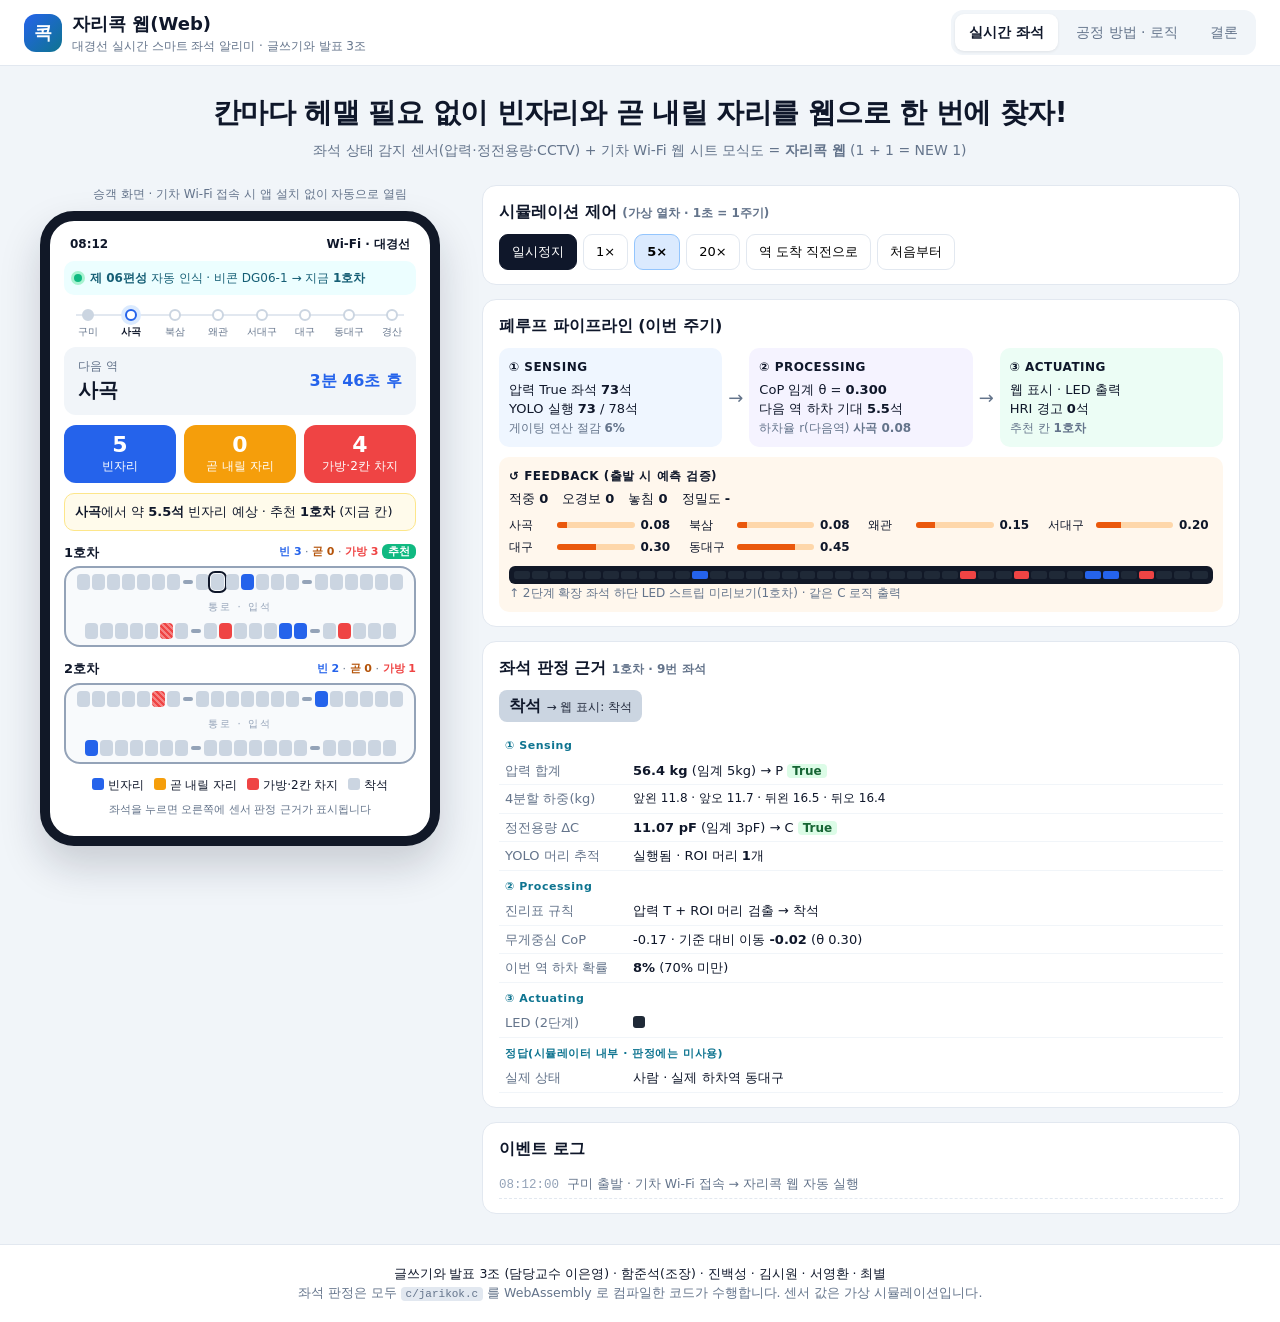
<file: index.html>
<!DOCTYPE html>
<html lang="ko">
<head>
<meta charset="utf-8">
<meta name="viewport" content="width=device-width, initial-scale=1">
<title>자리콕 웹(Web) · 대경선 실시간 스마트 좌석 알리미</title>
<link rel="stylesheet" href="Jarikok/assets/style.css">
</head>
<body>
<header class="top">
  <div class="brand">
    <div class="logo">콕</div>
    <div>
      <div class="brand-name">자리콕 웹(Web)</div>
      <div class="brand-sub">대경선 실시간 스마트 좌석 알리미 · 글쓰기와 발표 3조</div>
    </div>
  </div>
  <nav class="tabs" role="tablist">
    <button class="tab active" data-tab="live">실시간 좌석</button>
    <button class="tab" data-tab="logic">공정 방법 · 로직</button>
    <button class="tab" data-tab="conclusion">결론</button>
  </nav>
</header>

<section class="hero">
  <h1>칸마다 헤맬 필요 없이 빈자리와 곧 내릴 자리를 웹으로 한 번에 찾자!</h1>
  <p>좌석 상태 감지 센서(압력·정전용량·CCTV) + 기차 Wi-Fi 웹 시트 모식도 = <b>자리콕 웹</b> (1 + 1 = NEW 1)</p>
</section>

<main>
<!-- ======================= 실시간 좌석 ======================= -->
<section id="tab-live" class="panel active">
  <div class="live-grid">

    <!-- 승객 화면 (스마트폰) -->
    <div class="phone-wrap">
      <div class="phone-caption">승객 화면 · 기차 Wi-Fi 접속 시 앱 설치 없이 자동으로 열림</div>
      <div class="phone">
        <div class="phone-status"><span id="clock">08:12</span><span>Wi-Fi · 대경선</span></div>
        <div class="wifi-banner">
          <span class="dot ok"></span>
          <span><b id="train-no">제 07편성</b> 자동 인식 · 비콘 <span id="beacon">DG07-1</span> → 지금 <b id="my-car">1호차</b></span>
        </div>

        <div class="route" id="route"></div>
        <div class="next-box">
          <div>
            <div class="muted small" id="next-label">다음 역</div>
            <div class="next-st" id="next-st">사곡</div>
          </div>
          <div class="eta" id="eta">4분 0초 후</div>
        </div>

        <div class="chips">
          <div class="chip c-empty"><span class="n" id="cnt-empty">0</span><span>빈자리</span></div>
          <div class="chip c-leave"><span class="n" id="cnt-leave">0</span><span>곧 내릴 자리</span></div>
          <div class="chip c-block"><span class="n" id="cnt-block">0</span><span>가방·2칸 차지</span></div>
        </div>
        <div class="forecast" id="forecast">-</div>

        <div id="cars"></div>

        <div class="legend">
          <span><i class="sw s-empty"></i>빈자리</span>
          <span><i class="sw s-leave"></i>곧 내릴 자리</span>
          <span><i class="sw s-block"></i>가방·2칸 차지</span>
          <span><i class="sw s-occ"></i>착석</span>
        </div>
        <div class="phone-foot">좌석을 누르면 오른쪽에 센서 판정 근거가 표시됩니다</div>
      </div>
    </div>

    <!-- 엔지니어 패널 -->
    <div class="eng">
      <div class="card controls">
        <div class="card-title">시뮬레이션 제어 <span class="muted small">(가상 열차 · 1초 = 1주기)</span></div>
        <div class="btn-row">
          <button id="btn-play" class="btn primary">일시정지</button>
          <button class="btn speed" data-speed="1">1×</button>
          <button class="btn speed active" data-speed="5">5×</button>
          <button class="btn speed" data-speed="20">20×</button>
          <button id="btn-skip" class="btn">역 도착 직전으로</button>
          <button id="btn-reset" class="btn">처음부터</button>
        </div>
      </div>

      <div class="card">
        <div class="card-title">폐루프 파이프라인 (이번 주기)</div>
        <div class="pipe">
          <div class="stage st-s"><div class="st-h">① SENSING</div>
            <div>압력 True 좌석 <b id="p-true">0</b>석</div>
            <div>YOLO 실행 <b id="yolo-runs">0</b> / 78석</div>
            <div class="muted small">게이팅 연산 절감 <b id="yolo-save">0%</b></div>
          </div>
          <div class="arrow">→</div>
          <div class="stage st-p"><div class="st-h">② PROCESSING</div>
            <div>CoP 임계 θ = <b id="cop-th">0.30</b></div>
            <div>다음 역 하차 기대 <b id="exp-free">0</b>석</div>
            <div class="muted small">하차율 r(다음역) <b id="rate-next">-</b></div>
          </div>
          <div class="arrow">→</div>
          <div class="stage st-a"><div class="st-h">③ ACTUATING</div>
            <div>웹 표시 · LED 출력</div>
            <div>HRI 경고 <b id="hri-n">0</b>석</div>
            <div class="muted small">추천 칸 <b id="rec-car">-</b></div>
          </div>
        </div>
        <div class="feedback">
          <div class="st-h">↺ FEEDBACK (출발 시 예측 검증)</div>
          <div class="fb-row">
            <span>적중 <b id="fb-hit">0</b></span>
            <span>오경보 <b id="fb-fa">0</b></span>
            <span>놓침 <b id="fb-miss">0</b></span>
            <span>정밀도 <b id="fb-prec">-</b></span>
          </div>
          <div class="rates" id="rates"></div>
          <div class="led-strip" id="led-strip" title="2단계 확장: 좌석 하단 LED 스트립 미리보기 (1호차)"></div>
          <div class="muted small">↑ 2단계 확장 좌석 하단 LED 스트립 미리보기(1호차) · 같은 C 로직 출력</div>
        </div>
      </div>

      <div class="card" id="detail">
        <div class="card-title">좌석 판정 근거 <span class="muted small" id="d-seat">좌석을 선택하세요</span></div>
        <div id="d-body" class="muted">승객 화면의 좌석을 누르면 압력·정전용량·YOLO·CoP 값과 적용된 진리표 규칙이 표시됩니다.</div>
      </div>

      <div class="card">
        <div class="card-title">이벤트 로그</div>
        <ul class="log" id="log"></ul>
      </div>
    </div>
  </div>
</section>

<!-- ======================= 공정 방법 ======================= -->
<section id="tab-logic" class="panel">
  <div class="doc">
    <div class="card live-truth">
      <div class="card-title">진리표 (실시간) <span class="muted small">— '실시간 좌석' 탭에서 선택한 좌석에 적용된 줄이 강조됩니다</span></div>
      <table class="tt" id="tt">
        <thead><tr><th>압력 P</th><th>정전용량 C</th><th>ROI 머리</th><th>옆자리 머리</th><th>판정</th><th>표시</th><th>현재 좌석 수</th></tr></thead>
        <tbody></tbody>
      </table>
      <div class="muted small">※ 표의 '판정' 열은 C 로직의 <code>jk_truth_table()</code> 을 실제로 호출해 채운 값입니다.</div>
    </div>
    <article class="md" id="md-process"></article>
  </div>
</section>

<!-- ======================= 결론 ======================= -->
<section id="tab-conclusion" class="panel">
  <div class="doc"><article class="md" id="md-conclusion"></article></div>
</section>
</main>

<footer>
  글쓰기와 발표 3조 (담당교수 이은영) · 함준석(조장) · 진백성 · 김시원 · 서영환 · 최별<br>
  <span class="muted">좌석 판정은 모두 <code>c/jarikok.c</code> 를 WebAssembly 로 컴파일한 코드가 수행합니다. 센서 값은 가상 시뮬레이션입니다.</span>
</footer>

<script src="Jarikok/assets/jarikok_wasm.js"></script>
<script src="Jarikok/assets/report.js"></script>
<script src="Jarikok/assets/sim.js"></script>
<script src="Jarikok/assets/app.js"></script>
</body>
</html>
</file>
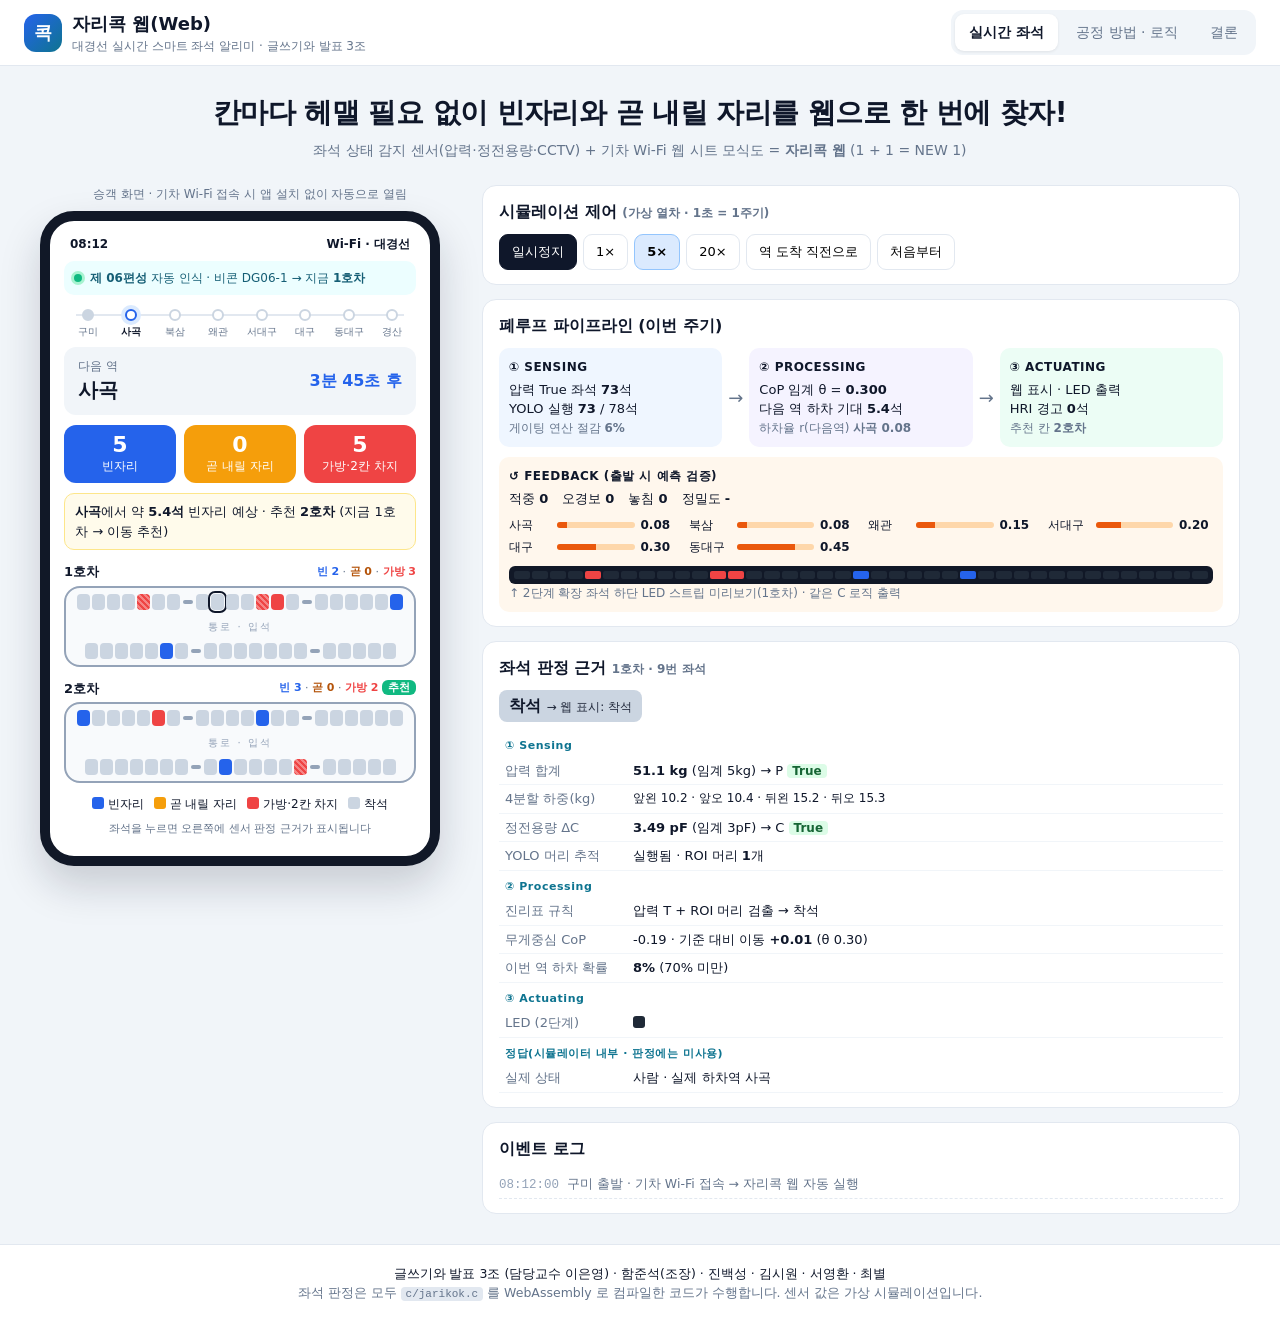
<file: Jarikok/index.html>
<!DOCTYPE html>
<html lang="ko">
<head>
<meta charset="utf-8">
<meta name="viewport" content="width=device-width, initial-scale=1">
<title>자리콕 웹(Web) · 대경선 실시간 스마트 좌석 알리미</title>
<link rel="stylesheet" href="assets/style.css">
</head>
<body>
<header class="top">
  <div class="brand">
    <div class="logo">콕</div>
    <div>
      <div class="brand-name">자리콕 웹(Web)</div>
      <div class="brand-sub">대경선 실시간 스마트 좌석 알리미 · 글쓰기와 발표 3조</div>
    </div>
  </div>
  <nav class="tabs" role="tablist">
    <button class="tab active" data-tab="live">실시간 좌석</button>
    <button class="tab" data-tab="logic">공정 방법 · 로직</button>
    <button class="tab" data-tab="conclusion">결론</button>
  </nav>
</header>

<section class="hero">
  <h1>칸마다 헤맬 필요 없이 빈자리와 곧 내릴 자리를 웹으로 한 번에 찾자!</h1>
  <p>좌석 상태 감지 센서(압력·정전용량·CCTV) + 기차 Wi-Fi 웹 시트 모식도 = <b>자리콕 웹</b> (1 + 1 = NEW 1)</p>
</section>

<main>
<!-- ======================= 실시간 좌석 ======================= -->
<section id="tab-live" class="panel active">
  <div class="live-grid">

    <!-- 승객 화면 (스마트폰) -->
    <div class="phone-wrap">
      <div class="phone-caption">승객 화면 · 기차 Wi-Fi 접속 시 앱 설치 없이 자동으로 열림</div>
      <div class="phone">
        <div class="phone-status"><span id="clock">08:12</span><span>Wi-Fi · 대경선</span></div>
        <div class="wifi-banner">
          <span class="dot ok"></span>
          <span><b id="train-no">제 07편성</b> 자동 인식 · 비콘 <span id="beacon">DG07-1</span> → 지금 <b id="my-car">1호차</b></span>
        </div>

        <div class="route" id="route"></div>
        <div class="next-box">
          <div>
            <div class="muted small" id="next-label">다음 역</div>
            <div class="next-st" id="next-st">사곡</div>
          </div>
          <div class="eta" id="eta">4분 0초 후</div>
        </div>

        <div class="chips">
          <div class="chip c-empty"><span class="n" id="cnt-empty">0</span><span>빈자리</span></div>
          <div class="chip c-leave"><span class="n" id="cnt-leave">0</span><span>곧 내릴 자리</span></div>
          <div class="chip c-block"><span class="n" id="cnt-block">0</span><span>가방·2칸 차지</span></div>
        </div>
        <div class="forecast" id="forecast">-</div>

        <div id="cars"></div>

        <div class="legend">
          <span><i class="sw s-empty"></i>빈자리</span>
          <span><i class="sw s-leave"></i>곧 내릴 자리</span>
          <span><i class="sw s-block"></i>가방·2칸 차지</span>
          <span><i class="sw s-occ"></i>착석</span>
        </div>
        <div class="phone-foot">좌석을 누르면 오른쪽에 센서 판정 근거가 표시됩니다</div>
      </div>
    </div>

    <!-- 엔지니어 패널 -->
    <div class="eng">
      <div class="card controls">
        <div class="card-title">시뮬레이션 제어 <span class="muted small">(가상 열차 · 1초 = 1주기)</span></div>
        <div class="btn-row">
          <button id="btn-play" class="btn primary">일시정지</button>
          <button class="btn speed" data-speed="1">1×</button>
          <button class="btn speed active" data-speed="5">5×</button>
          <button class="btn speed" data-speed="20">20×</button>
          <button id="btn-skip" class="btn">역 도착 직전으로</button>
          <button id="btn-reset" class="btn">처음부터</button>
        </div>
      </div>

      <div class="card">
        <div class="card-title">폐루프 파이프라인 (이번 주기)</div>
        <div class="pipe">
          <div class="stage st-s"><div class="st-h">① SENSING</div>
            <div>압력 True 좌석 <b id="p-true">0</b>석</div>
            <div>YOLO 실행 <b id="yolo-runs">0</b> / 78석</div>
            <div class="muted small">게이팅 연산 절감 <b id="yolo-save">0%</b></div>
          </div>
          <div class="arrow">→</div>
          <div class="stage st-p"><div class="st-h">② PROCESSING</div>
            <div>CoP 임계 θ = <b id="cop-th">0.30</b></div>
            <div>다음 역 하차 기대 <b id="exp-free">0</b>석</div>
            <div class="muted small">하차율 r(다음역) <b id="rate-next">-</b></div>
          </div>
          <div class="arrow">→</div>
          <div class="stage st-a"><div class="st-h">③ ACTUATING</div>
            <div>웹 표시 · LED 출력</div>
            <div>HRI 경고 <b id="hri-n">0</b>석</div>
            <div class="muted small">추천 칸 <b id="rec-car">-</b></div>
          </div>
        </div>
        <div class="feedback">
          <div class="st-h">↺ FEEDBACK (출발 시 예측 검증)</div>
          <div class="fb-row">
            <span>적중 <b id="fb-hit">0</b></span>
            <span>오경보 <b id="fb-fa">0</b></span>
            <span>놓침 <b id="fb-miss">0</b></span>
            <span>정밀도 <b id="fb-prec">-</b></span>
          </div>
          <div class="rates" id="rates"></div>
          <div class="led-strip" id="led-strip" title="2단계 확장: 좌석 하단 LED 스트립 미리보기 (1호차)"></div>
          <div class="muted small">↑ 2단계 확장 좌석 하단 LED 스트립 미리보기(1호차) · 같은 C 로직 출력</div>
        </div>
      </div>

      <div class="card" id="detail">
        <div class="card-title">좌석 판정 근거 <span class="muted small" id="d-seat">좌석을 선택하세요</span></div>
        <div id="d-body" class="muted">승객 화면의 좌석을 누르면 압력·정전용량·YOLO·CoP 값과 적용된 진리표 규칙이 표시됩니다.</div>
      </div>

      <div class="card">
        <div class="card-title">이벤트 로그</div>
        <ul class="log" id="log"></ul>
      </div>
    </div>
  </div>
</section>

<!-- ======================= 공정 방법 ======================= -->
<section id="tab-logic" class="panel">
  <div class="doc">
    <div class="card live-truth">
      <div class="card-title">진리표 (실시간) <span class="muted small">— '실시간 좌석' 탭에서 선택한 좌석에 적용된 줄이 강조됩니다</span></div>
      <table class="tt" id="tt">
        <thead><tr><th>압력 P</th><th>정전용량 C</th><th>ROI 머리</th><th>옆자리 머리</th><th>판정</th><th>표시</th><th>현재 좌석 수</th></tr></thead>
        <tbody></tbody>
      </table>
      <div class="muted small">※ 표의 '판정' 열은 C 로직의 <code>jk_truth_table()</code> 을 실제로 호출해 채운 값입니다.</div>
    </div>
    <article class="md" id="md-process"></article>
  </div>
</section>

<!-- ======================= 결론 ======================= -->
<section id="tab-conclusion" class="panel">
  <div class="doc"><article class="md" id="md-conclusion"></article></div>
</section>
</main>

<footer>
  글쓰기와 발표 3조 (담당교수 이은영) · 함준석(조장) · 진백성 · 김시원 · 서영환 · 최별<br>
  <span class="muted">좌석 판정은 모두 <code>c/jarikok.c</code> 를 WebAssembly 로 컴파일한 코드가 수행합니다. 센서 값은 가상 시뮬레이션입니다.</span>
</footer>

<script src="assets/jarikok_wasm.js"></script>
<script src="assets/report.js"></script>
<script src="assets/sim.js"></script>
<script src="assets/app.js"></script>
</body>
</html>
</file>
<file: Jarikok/assets/style.css>
:root {
  --empty: #2563eb; --leave: #f59e0b; --block: #ef4444; --occ: #cbd5e1;
  --ink: #0f172a; --muted: #64748b; --line: #e2e8f0; --bg: #f1f5f9; --card: #fff;
  --brand: #0e7490;
}
* { box-sizing: border-box; }
body { margin: 0; font-family: Pretendard, "Apple SD Gothic Neo", "Malgun Gothic", "Noto Sans KR", system-ui, sans-serif; color: var(--ink); background: var(--bg); line-height: 1.5; }
code { background: #e2e8f0; padding: 1px 5px; border-radius: 4px; font-size: .88em; }
.muted { color: var(--muted); } .small { font-size: 12px; }

/* header */
.top { position: sticky; top: 0; z-index: 10; display: flex; align-items: center; justify-content: space-between; gap: 16px; padding: 10px 24px; background: #fff; border-bottom: 1px solid var(--line); flex-wrap: wrap; }
.brand { display: flex; align-items: center; gap: 10px; }
.logo { width: 38px; height: 38px; border-radius: 12px; background: linear-gradient(135deg, var(--empty), var(--brand)); color: #fff; display: grid; place-items: center; font-weight: 800; font-size: 18px; }
.brand-name { font-weight: 800; font-size: 18px; }
.brand-sub { font-size: 12px; color: var(--muted); }
.tabs { display: flex; gap: 4px; background: var(--bg); padding: 4px; border-radius: 12px; }
.tab { border: 0; background: transparent; padding: 8px 14px; border-radius: 9px; font: inherit; font-size: 14px; cursor: pointer; color: var(--muted); }
.tab.active { background: #fff; color: var(--ink); font-weight: 700; box-shadow: 0 1px 3px rgba(0,0,0,.08); }

.hero { text-align: center; padding: 26px 20px 8px; }
.hero h1 { margin: 0 0 6px; font-size: clamp(19px, 2.6vw, 28px); letter-spacing: -0.02em; }
.hero p { margin: 0; color: var(--muted); font-size: 14px; }

main { max-width: 1240px; margin: 0 auto; padding: 16px 20px 30px; }
.panel { display: none; } .panel.active { display: block; }
.live-grid { display: grid; grid-template-columns: 420px 1fr; gap: 22px; align-items: start; }
@media (max-width: 960px) { .live-grid { grid-template-columns: 1fr; } .phone-wrap { justify-self: center; } }

/* phone */
.phone-caption { font-size: 12px; color: var(--muted); text-align: center; margin-bottom: 8px; }
.phone { width: 400px; max-width: calc(100vw - 32px); background: #fff; border-radius: 34px; border: 10px solid #111827; padding: 14px 14px 18px; box-shadow: 0 20px 40px rgba(15,23,42,.18); }
.phone-status { display: flex; justify-content: space-between; font-size: 12px; font-weight: 700; padding: 0 6px 8px; }
.wifi-banner { display: flex; gap: 8px; align-items: center; background: #ecfeff; color: #155e75; font-size: 12px; padding: 8px 10px; border-radius: 10px; }
.dot { width: 8px; height: 8px; border-radius: 50%; flex: none; } .dot.ok { background: #10b981; box-shadow: 0 0 0 3px #a7f3d0; }

.route { display: flex; justify-content: space-between; margin: 14px 2px 6px; position: relative; }
.route::before { content: ""; position: absolute; left: 10px; right: 10px; top: 5px; height: 2px; background: var(--line); }
.st { display: flex; flex-direction: column; align-items: center; font-size: 10px; color: var(--muted); position: relative; width: 12.5%; }
.st i { width: 12px; height: 12px; border-radius: 50%; background: #fff; border: 2px solid #cbd5e1; z-index: 1; }
.st.passed i { background: #cbd5e1; }
.st.next i { border-color: var(--empty); background: #fff; box-shadow: 0 0 0 4px #dbeafe; }
.st.next span, .st.here span { color: var(--ink); font-weight: 800; }
.st.here i { background: var(--empty); border-color: var(--empty); }
.st span { margin-top: 3px; white-space: nowrap; }

.next-box { display: flex; justify-content: space-between; align-items: center; background: var(--bg); border-radius: 12px; padding: 10px 14px; margin-top: 8px; }
.next-st { font-size: 20px; font-weight: 800; }
.eta { font-weight: 700; color: var(--empty); }

.chips { display: grid; grid-template-columns: repeat(3, 1fr); gap: 8px; margin-top: 10px; }
.chip { border-radius: 12px; padding: 8px; text-align: center; font-size: 12px; color: #fff; display: flex; flex-direction: column; }
.chip .n { font-size: 22px; font-weight: 800; line-height: 1.1; }
.c-empty { background: var(--empty); } .c-leave { background: var(--leave); } .c-block { background: var(--block); }
.forecast { margin: 10px 0 4px; font-size: 13px; background: #fffbeb; border: 1px solid #fde68a; border-radius: 10px; padding: 8px 10px; }

.car { margin-top: 12px; }
.car-h { display: flex; justify-content: space-between; align-items: center; font-size: 13px; margin-bottom: 4px; }
.car-sum { font-size: 11px; color: var(--muted); }
.t-empty { color: var(--empty); font-weight: 700; } .t-leave { color: #b45309; font-weight: 700; } .t-block { color: var(--block); font-weight: 700; }
.rec { background: #10b981; color: #fff; border-radius: 6px; padding: 1px 6px; font-weight: 700; }
.car-body { border: 2px solid #94a3b8; border-radius: 16px 16px 16px 16px; padding: 6px; background: #f8fafc; }
.wall { display: flex; align-items: center; justify-content: center; }
.bench { display: flex; gap: 2px; }
.door { width: 10px; height: 4px; background: #94a3b8; margin: 0 3px; border-radius: 2px; flex: none; }
.aisle { text-align: center; font-size: 10px; color: #94a3b8; padding: 9px 0; letter-spacing: .2em; }
.seat { width: 13px; height: 16px; border: 0; padding: 0; border-radius: 4px; cursor: pointer; transition: background .25s, transform .1s; flex: none; }
.seat:hover { transform: scale(1.25); }
.seat.sel { outline: 2px solid var(--ink); outline-offset: 1px; }
.s-empty { background: var(--empty); } .s-leave { background: var(--leave); } .s-block { background: var(--block); } .s-occ { background: var(--occ); }
.seat.s-leave { animation: pulse 1.2s infinite; }
.seat.bagi { background-image: linear-gradient(45deg, rgba(255,255,255,.35) 25%, transparent 25%, transparent 50%, rgba(255,255,255,.35) 50%, rgba(255,255,255,.35) 75%, transparent 75%); background-size: 6px 6px; }
.seat.hri, .led-strip i.blink { animation: blink .6s steps(2) infinite; }
@keyframes pulse { 50% { box-shadow: 0 0 0 3px rgba(245,158,11,.35); } }
@keyframes blink { 50% { opacity: .25; } }

.legend { display: flex; flex-wrap: wrap; gap: 10px; justify-content: center; margin-top: 12px; font-size: 12px; }
.sw { display: inline-block; width: 12px; height: 12px; border-radius: 3px; vertical-align: -1px; margin-right: 4px; }
.phone-foot { text-align: center; font-size: 11px; color: var(--muted); margin-top: 8px; }

/* engineer */
.eng { display: flex; flex-direction: column; gap: 14px; min-width: 0; }
.card { background: var(--card); border: 1px solid var(--line); border-radius: 14px; padding: 14px 16px; }
.card-title { font-weight: 800; margin-bottom: 10px; }
.btn-row { display: flex; flex-wrap: wrap; gap: 6px; }
.btn { border: 1px solid var(--line); background: #fff; border-radius: 9px; padding: 7px 12px; font: inherit; font-size: 13px; cursor: pointer; }
.btn.primary { background: var(--ink); color: #fff; border-color: var(--ink); }
.btn.speed.active { background: #dbeafe; border-color: #93c5fd; font-weight: 700; }

.pipe { display: grid; grid-template-columns: 1fr auto 1fr auto 1fr; gap: 6px; align-items: stretch; font-size: 13px; }
.arrow { display: grid; place-items: center; color: var(--muted); font-size: 18px; }
.stage { border-radius: 10px; padding: 10px; }
.st-h { font-weight: 800; font-size: 12px; letter-spacing: .04em; margin-bottom: 4px; }
.st-s { background: #eff6ff; } .st-p { background: #f5f3ff; } .st-a { background: #ecfdf5; }
@media (max-width: 640px) { .pipe { grid-template-columns: 1fr; } .arrow { transform: rotate(90deg); } }
.feedback { margin-top: 10px; background: #fff7ed; border-radius: 10px; padding: 10px; font-size: 13px; }
.fb-row { display: flex; gap: 14px; flex-wrap: wrap; margin-bottom: 8px; }
.rates { display: grid; grid-template-columns: repeat(auto-fill, minmax(150px, 1fr)); gap: 4px 14px; }
.rate { display: grid; grid-template-columns: 42px 1fr 34px; gap: 6px; align-items: center; font-size: 12px; }
.bar { height: 6px; background: #fed7aa; border-radius: 4px; overflow: hidden; } .bar i { display: block; height: 100%; background: #ea580c; }
.led-strip { display: flex; gap: 2px; margin-top: 10px; background: #111827; padding: 5px; border-radius: 6px; }
.led-strip i { flex: 1; height: 8px; border-radius: 2px; }

.d-state { display: inline-block; color: #fff; border-radius: 8px; padding: 4px 10px; font-weight: 800; margin-bottom: 8px; }
.d-state.s-occ { color: var(--ink); } .d-state span { font-weight: 500; font-size: 12px; opacity: .9; }
.kv { width: 100%; border-collapse: collapse; font-size: 13px; }
.kv td { padding: 4px 6px; border-bottom: 1px solid #f1f5f9; vertical-align: top; }
.kv td:first-child { color: var(--muted); width: 128px; white-space: nowrap; }
.kv th.sec { text-align: left; font-size: 11px; color: var(--brand); padding: 8px 6px 2px; letter-spacing: .05em; }
.bit { font-weight: 800; padding: 0 5px; border-radius: 4px; font-size: 12px; }
.bit.b1 { background: #dcfce7; color: #166534; } .bit.b0 { background: #f1f5f9; color: #475569; }

.log { list-style: none; margin: 0; padding: 0; max-height: 220px; overflow: auto; font-size: 12.5px; }
.log li { padding: 4px 0; border-bottom: 1px dashed var(--line); }
.log li.fb { color: #9a3412; } .log li.sys { color: var(--muted); }
.log .t { font-family: ui-monospace, monospace; color: #94a3b8; margin-right: 4px; }

/* docs */
.doc { max-width: 920px; margin: 0 auto; display: flex; flex-direction: column; gap: 16px; }
.md { background: #fff; border: 1px solid var(--line); border-radius: 14px; padding: 8px 28px 24px; overflow-x: auto; }
.md h1 { font-size: 24px; border-bottom: 2px solid var(--ink); padding-bottom: 6px; }
.md h2 { font-size: 19px; margin-top: 28px; color: var(--brand); }
.md h3 { font-size: 16px; margin-top: 20px; }
.md blockquote { margin: 0; padding: 6px 14px; background: var(--bg); border-left: 4px solid var(--brand); color: var(--muted); font-size: 13px; }
.md pre { background: #0f172a; color: #e2e8f0; padding: 14px; border-radius: 10px; overflow-x: auto; font-size: 11.5px; line-height: 1.35; }
.md pre code { background: none; padding: 0; }
.md table, .tt { border-collapse: collapse; width: 100%; font-size: 13.5px; margin: 10px 0; }
.md th, .md td, .tt th, .tt td { border: 1px solid var(--line); padding: 6px 9px; text-align: left; }
.md th, .tt th { background: #f8fafc; }
.md p { text-align: justify; }
.tt tr.hl td { background: #fef9c3; font-weight: 700; }

footer { text-align: center; font-size: 12.5px; padding: 20px; border-top: 1px solid var(--line); background: #fff; }

/* 폐루프 블록도 */
.loop { display: grid; grid-template-columns: 1fr auto 1fr auto 1fr; gap: 8px; align-items: stretch; margin: 14px 0; font-size: 13px; }
.lp { border-radius: 12px; padding: 12px; display: flex; flex-direction: column; gap: 4px; }
.lp-h { font-weight: 800; font-size: 12px; letter-spacing: .05em; margin-bottom: 2px; }
.lp-s { background: #eff6ff; border: 1px solid #bfdbfe; } .lp-p { background: #f5f3ff; border: 1px solid #ddd6fe; } .lp-a { background: #ecfdf5; border: 1px solid #a7f3d0; }
.lp-arrow { display: flex; flex-direction: column; align-items: center; justify-content: center; font-size: 22px; color: var(--muted); }
.lp-arrow small { font-size: 10px; text-align: center; line-height: 1.3; }
.lp-fb { grid-column: 1 / -1; background: #fff7ed; border: 1px dashed #fb923c; border-radius: 12px; padding: 10px 12px; color: #9a3412; font-weight: 600; }
@media (max-width: 720px) { .loop { grid-template-columns: 1fr; } .lp-arrow { transform: rotate(90deg); } .lp-arrow small { transform: rotate(-90deg); } }

/* 작은 화면: 휴대폰 프레임 제거 (실제 승객 화면처럼) */
@media (max-width: 480px) {
  main { padding: 10px 8px 24px; }
  .phone { width: 100%; max-width: none; border: 0; border-radius: 16px; padding: 10px; box-shadow: 0 2px 8px rgba(0,0,0,.06); }
  .phone-status { display: none; }
  .seat { width: 11px; height: 15px; }
  .door { width: 8px; margin: 0 2px; }
  .top { padding: 10px 12px; }
  .tab { padding: 7px 9px; font-size: 13px; }
}
</file>
